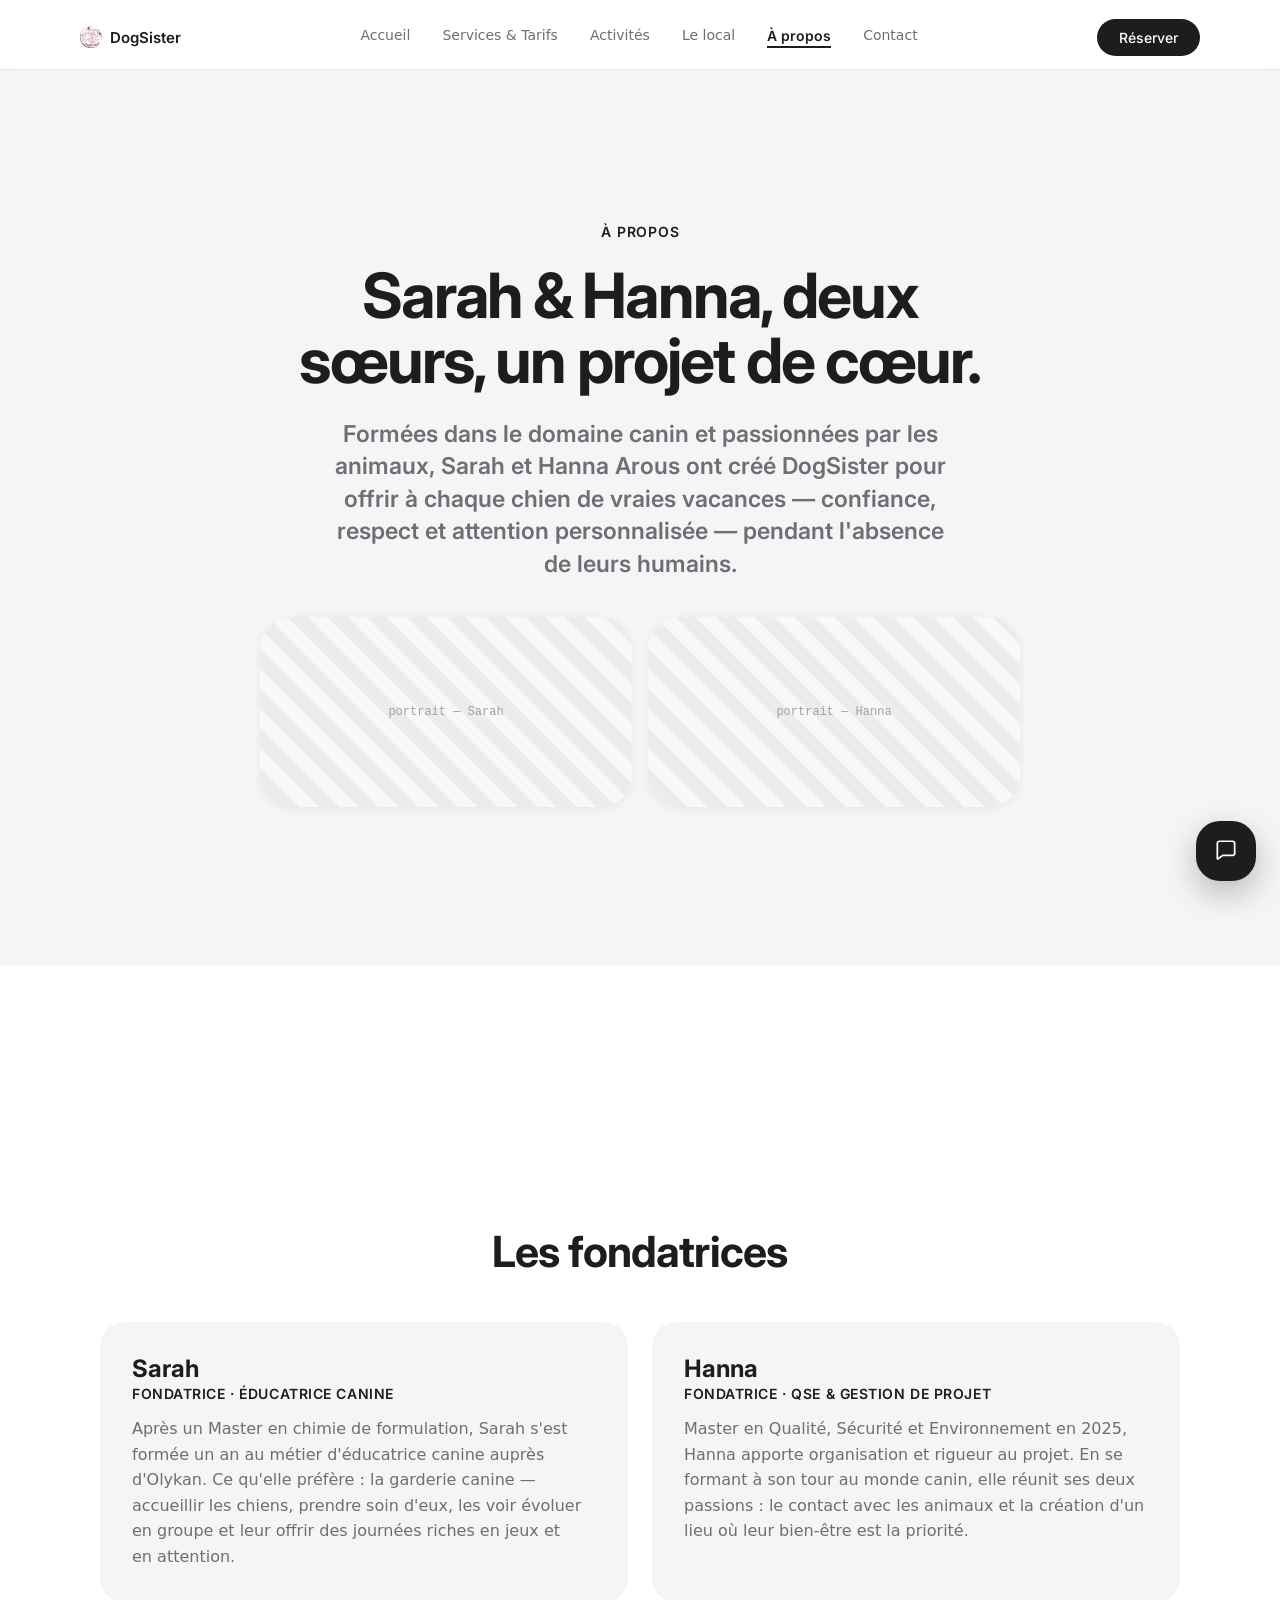
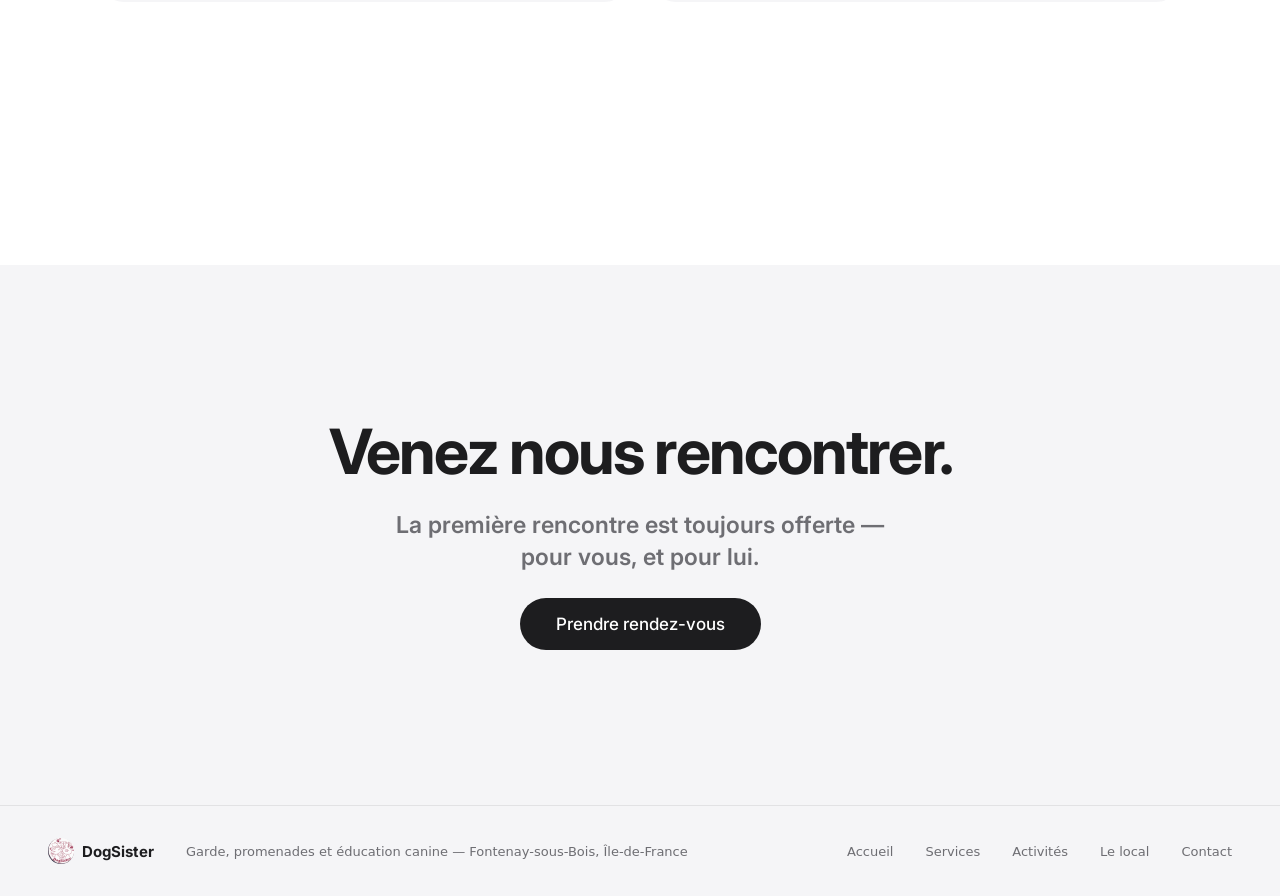
<file: A-propos.html>
<!DOCTYPE html>
<html><head>
<meta charset="utf-8">
<meta name="viewport" content="width=device-width, initial-scale=1">
<link rel="preconnect" href="https://fonts.googleapis.com">
<link rel="preconnect" href="https://fonts.gstatic.com" crossorigin>
<link href="https://fonts.googleapis.com/css2?family=Inter:wght@400;500;600;700&display=swap" rel="stylesheet">
<link rel="stylesheet" href="design-system.css">
<script src="react.production.min.js"></script>
<script src="react-dom.production.min.js"></script>
<script src="dc-runtime.js"></script>
<script src="cursor.js"></script>
</head>
<body>
<div id="ds-loader" style="position:fixed;inset:0;z-index:999999;background:var(--ds-accent,#1d1d1f);display:flex;align-items:center;justify-content:center;transition:opacity .6s ease,visibility .6s ease">
<div style="position:relative;width:96px;height:96px;display:flex;align-items:center;justify-content:center">
<div style="position:absolute;inset:0;border-radius:50%;border:3px solid rgba(255,255,255,.25);border-top-color:var(--ds-surface-tint,#f5f5f7);animation:ds-spin .9s linear infinite"></div>
<img src="logo.png" alt="DogSister" style="width:54px;height:54px;border-radius:50%;object-fit:cover">
</div>
</div>
<script>if (sessionStorage.getItem('ds_visited')) { document.getElementById('ds-loader').style.display = 'none'; } else { sessionStorage.setItem('ds_visited', '1'); }</script>
<x-dc>
<helmet data-dc-atomics="">
<style>
html{scroll-snap-type:y proximity;scroll-padding-top:60px;scroll-behavior:smooth}
body{margin:0;background:var(--ds-white);color:var(--ds-ink);font-family:var(--ds-font);-webkit-font-smoothing:antialiased}
a{color:var(--ds-ink);text-decoration:none}a:hover{color:var(--ds-accent)}
@keyframes ds-fadeup{from{opacity:0;transform:translateY(36px) scale(.98);filter:blur(8px)}to{opacity:1;transform:none;filter:none}}
@keyframes ds-navin{from{opacity:0;transform:translateY(-100%)}to{opacity:1;transform:none}}
@keyframes ds-spin{to{transform:rotate(360deg)}}
@keyframes ds-float{0%,100%{transform:translateY(-8px) rotate(var(--ds-rot,0deg))}50%{transform:translateY(10px) rotate(var(--ds-rot,0deg))}}
</style></helmet>

<nav class="ds-nav">
<div class="ds-nav-inner">
<a href="index.html" class="ds-nav-logo"><img src="logo.png" alt="DogSister" style="height:22px;width:22px;border-radius:50%;object-fit:cover">DogSister</a>
<div class="ds-nav-links">
<a href="index.html">Accueil</a><a href="Services.html">Services &amp; Tarifs</a><a href="Activites.html">Activités</a><a href="Local.html">Le local</a><a href="A-propos.html" aria-current="page">À propos</a><a href="Contact.html">Contact</a>
</div>
<div class="ds-nav-right">
<a href="Contact.html" style="background:var(--ds-accent);color:var(--ds-white);font-size:var(--ds-text-btn-sm);font-weight:500;padding:var(--ds-btn-py-sm) var(--ds-btn-px-sm);border-radius:var(--ds-radius-pill);transition:background var(--ds-dur-1),transform var(--ds-dur-1)" style-hover="background:var(--ds-accent-hover);color:var(--ds-white);transform:translateY(-1px)">Réserver</a>
<button type="button" class="ds-nav-burger" aria-label="Menu" aria-expanded="false"><span></span><span></span><span></span></button>
</div>
</div>
</nav>

<header data-reveal="" data-screen-label="À propos hero" class="ds-section" style="box-sizing:border-box;position:relative;min-height:100vh;scroll-snap-align:start;display:flex;flex-direction:column;align-items:center;justify-content:center;text-align:center;gap:var(--ds-space-3);background:var(--ds-surface-tint);overflow:hidden">
<p style="position:relative;z-index:1;margin:0;font-size:var(--ds-text-eyebrow);font-weight:600;color:var(--ds-accent);letter-spacing:.06em;text-transform:uppercase">À propos</p>
<h1 class="ds-hero-title" style="position:relative;z-index:1;margin:0;max-width:760px;text-wrap:balance">Sarah &amp; Hanna, deux sœurs, un projet de cœur.</h1>
<p class="ds-subtitle" style="position:relative;z-index:1;margin:0;color:var(--ds-ink-muted);max-width:620px;text-wrap:pretty">Formées dans le domaine canin et passionnées par les animaux, Sarah et Hanna Arous ont créé DogSister pour offrir à chaque chien de vraies vacances — confiance, respect et attention personnalisée — pendant l'absence de leurs humains.</p>
<div class="ds-grid-2" style="position:relative;z-index:1;gap:var(--ds-space-2);width:min(760px,100%);margin-top:12px">
<div style="height:190px;border-radius:var(--ds-radius-image);background:repeating-linear-gradient(45deg,var(--ds-surface),var(--ds-surface) 14px,var(--ds-gray-200) 14px,var(--ds-gray-200) 28px);box-shadow:var(--ds-shadow-sm);display:flex;align-items:center;justify-content:center;color:var(--ds-ink-faint);font-family:ui-monospace,Menlo,monospace;font-size:12px">portrait — Sarah</div>
<div style="height:190px;border-radius:var(--ds-radius-image);background:repeating-linear-gradient(45deg,var(--ds-surface),var(--ds-surface) 14px,var(--ds-gray-200) 14px,var(--ds-gray-200) 28px);box-shadow:var(--ds-shadow-sm);display:flex;align-items:center;justify-content:center;color:var(--ds-ink-faint);font-family:ui-monospace,Menlo,monospace;font-size:12px">portrait — Hanna</div>
</div>
</header>

<section data-reveal="" data-screen-label="Bios" class="ds-section" style="box-sizing:border-box;min-height:100vh;scroll-snap-align:start;background:var(--ds-white);display:flex;flex-direction:column;align-items:center;justify-content:center;gap:var(--ds-space-5)">
<h2 class="ds-section-title" style="margin:0">Les fondatrices</h2>
<div class="ds-grid-2" style="gap:var(--ds-space-3);width:min(1080px,100%)">
<article style="background:var(--ds-surface-tint);border-radius:var(--ds-radius-card);padding:var(--ds-space-4);display:flex;flex-direction:column;gap:14px">
<div style="display:flex;flex-direction:column;gap:2px"><h3 style="margin:0;font-size:24px;font-weight:700">Sarah</h3><p style="margin:0;font-size:14px;font-weight:600;color:var(--ds-accent);letter-spacing:.04em;text-transform:uppercase">Fondatrice · Éducatrice canine</p></div>
<p style="margin:0;font-size:var(--ds-text-small);line-height:1.6;color:var(--ds-ink-muted);text-wrap:pretty">Après un Master en chimie de formulation, Sarah s'est formée un an au métier d'éducatrice canine auprès d'Olykan. Ce qu'elle préfère : la garderie canine — accueillir les chiens, prendre soin d'eux, les voir évoluer en groupe et leur offrir des journées riches en jeux et en attention.</p>
</article>
<article style="background:var(--ds-surface-tint);border-radius:var(--ds-radius-card);padding:var(--ds-space-4);display:flex;flex-direction:column;gap:14px">
<div style="display:flex;flex-direction:column;gap:2px"><h3 style="margin:0;font-size:24px;font-weight:700">Hanna</h3><p style="margin:0;font-size:14px;font-weight:600;color:var(--ds-accent);letter-spacing:.04em;text-transform:uppercase">Fondatrice · QSE &amp; Gestion de projet</p></div>
<p style="margin:0;font-size:var(--ds-text-small);line-height:1.6;color:var(--ds-ink-muted);text-wrap:pretty">Master en Qualité, Sécurité et Environnement en 2025, Hanna apporte organisation et rigueur au projet. En se formant à son tour au monde canin, elle réunit ses deux passions : le contact avec les animaux et la création d'un lieu où leur bien-être est la priorité.</p>
</article>
</div>
</section>

<section data-reveal="" data-screen-label="CTA" class="ds-section" style="box-sizing:border-box;position:relative;min-height:60vh;scroll-snap-align:start;background:var(--ds-dark);color:var(--ds-on-dark);display:flex;flex-direction:column;align-items:center;justify-content:center;text-align:center;gap:var(--ds-space-3);overflow:hidden">
<h2 class="ds-hero-title" style="position:relative;z-index:1;margin:0;max-width:680px;text-wrap:balance">Venez nous rencontrer.</h2>
<p class="ds-subtitle" style="position:relative;z-index:1;margin:0;color:var(--ds-on-dark-muted);max-width:520px">La première rencontre est toujours offerte — pour vous, et pour lui.</p>
<a href="Contact.html" style="position:relative;z-index:1;background:var(--ds-accent);color:var(--ds-white);font-size:var(--ds-text-btn);font-weight:500;padding:var(--ds-btn-py) 36px;border-radius:var(--ds-radius-pill);transition:background var(--ds-dur-1),transform var(--ds-dur-1)" style-hover="background:var(--ds-accent-hover);color:var(--ds-white);transform:translateY(-2px)">Prendre rendez-vous</a>
</section>

<footer style="background:var(--ds-surface-tint);border-top:1px solid var(--ds-hairline);padding:var(--ds-space-4) var(--ds-space-5);display:flex;align-items:center;gap:var(--ds-space-4);font-size:13px;color:var(--ds-ink-muted);flex-wrap:wrap">
<span style="display:flex;align-items:center;gap:8px;font-weight:700;color:var(--ds-ink);font-size:15px"><img src="logo.png" alt="DogSister" style="height:26px;width:26px;border-radius:50%;object-fit:cover">DogSister</span>
<span>Garde, promenades et éducation canine — Fontenay-sous-Bois, Île-de-France</span>
<span style="flex:1"></span>
<a href="index.html" style="color:var(--ds-ink-muted)">Accueil</a><a href="Services.html" style="color:var(--ds-ink-muted)">Services</a><a href="Activites.html" style="color:var(--ds-ink-muted)">Activités</a><a href="Local.html" style="color:var(--ds-ink-muted)">Le local</a><a href="Contact.html" style="color:var(--ds-ink-muted)">Contact</a>
</footer>


</x-dc>
<script type="text/x-dc" data-dc-script="">
class Component extends DCLogic {
  componentDidMount() {
    if (window.initCursor) window.initCursor();
    const nav = document.querySelector('nav');
    if (nav) nav.style.animation = 'ds-navin .7s cubic-bezier(.22,1,.36,1) both';
    document.querySelectorAll('[data-float]').forEach((el, i) => {
      el.style.setProperty('--ds-rot', el.dataset.float || '0deg');
      el.style.animation = 'ds-float ' + (4.5 + i * 0.9) + 's ease-in-out ' + (i * 0.7) + 's infinite';
    });
    const els = document.querySelectorAll('[data-reveal]');
    const kidsOf = (el) => Array.from(el.children);
    const reveal = (el) => {
      let d = 0;
      kidsOf(el).forEach((k) => {
        k.style.opacity = '';
        const disp = getComputedStyle(k).display;
        const sub = (k.children.length >= 2 && (disp === 'grid' || disp === 'flex')) ? Array.from(k.children) : null;
        if (sub) {
          sub.forEach(s => {
            s.style.animation = 'ds-fadeup .9s cubic-bezier(.22,1,.36,1) ' + d.toFixed(2) + 's both';
            d += 0.1;
          });
        } else {
          k.style.animation = 'ds-fadeup .9s cubic-bezier(.22,1,.36,1) ' + d.toFixed(2) + 's both';
          d += 0.12;
        }
      });
    };
    const hide = (el) => kidsOf(el).forEach(k => { k.style.opacity = '0'; });
    const io = ('IntersectionObserver' in window) ? new IntersectionObserver((entries) => {
      entries.forEach(e => {
        if (e.isIntersecting) { reveal(e.target); io.unobserve(e.target); }
      });
    }, { threshold: 0.12 }) : null;
    els.forEach(el => {
      const r = el.getBoundingClientRect();
      const visible = r.top < window.innerHeight && r.bottom > 0;
      if (visible || !io) { reveal(el); }
      else { hide(el); io.observe(el); }
    });
    this._fallback = setTimeout(() => els.forEach(el => kidsOf(el).forEach(k => {
      if (k.style.opacity === '0') { k.style.opacity = ''; k.style.animation = 'ds-fadeup .9s both'; }
    })), 1800);
    this._io = io;
  }
  componentWillUnmount() { if (this._io) this._io.disconnect(); clearTimeout(this._fallback); }
  renderVals() { return {}; }
}
</script>
<script src="features.js"></script>
</body></html>
</file>
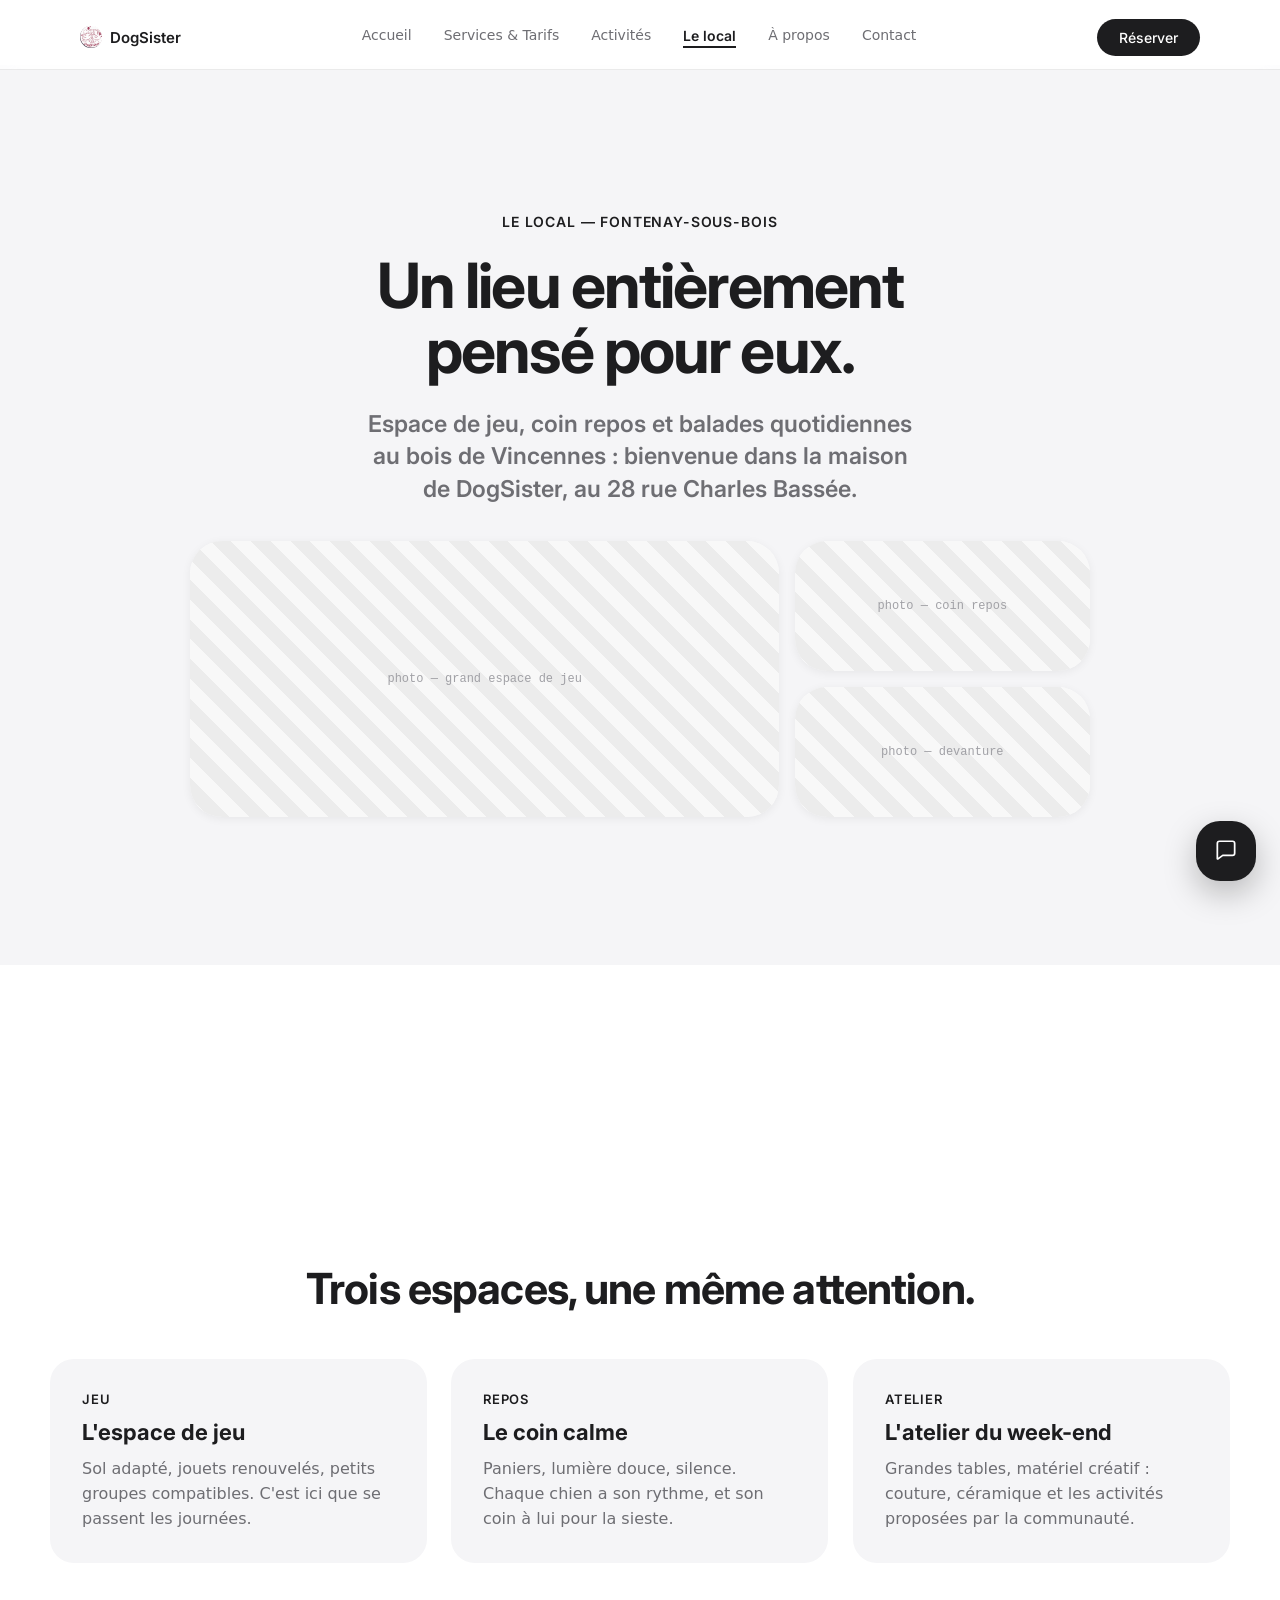
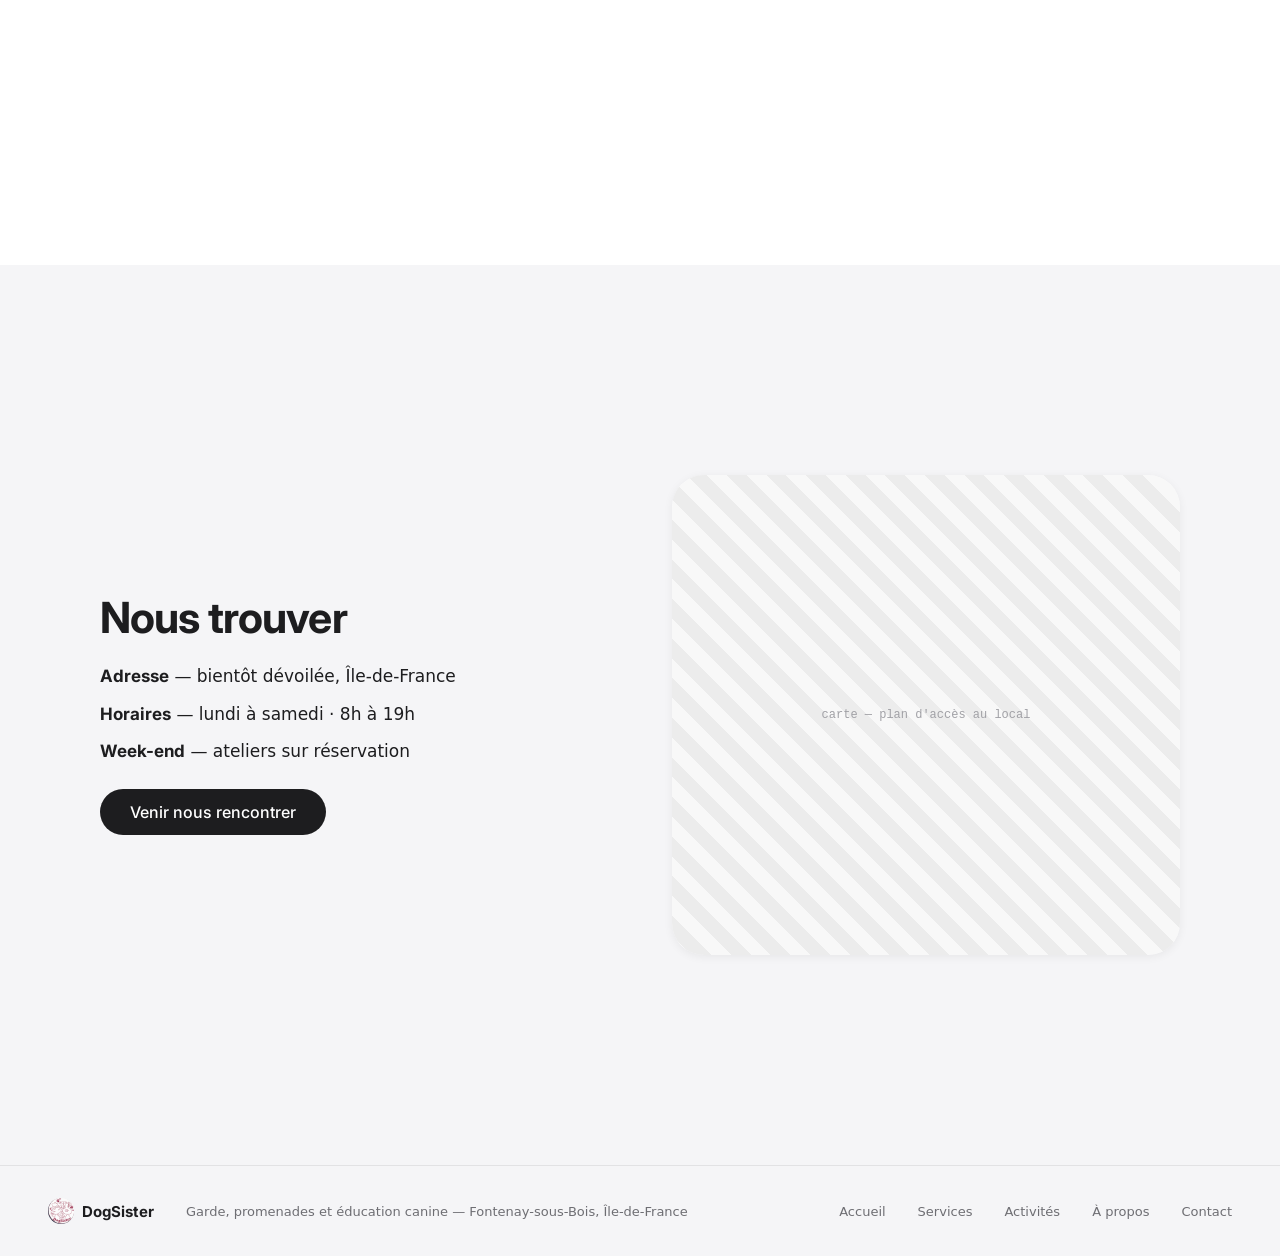
<file: Local.html>
<!DOCTYPE html>
<html><head>
<meta charset="utf-8">
<meta name="viewport" content="width=device-width, initial-scale=1">
<link rel="preconnect" href="https://fonts.googleapis.com">
<link rel="preconnect" href="https://fonts.gstatic.com" crossorigin>
<link href="https://fonts.googleapis.com/css2?family=Inter:wght@400;500;600;700&display=swap" rel="stylesheet">
<link rel="stylesheet" href="design-system.css">
<script src="react.production.min.js"></script>
<script src="react-dom.production.min.js"></script>
<script src="dc-runtime.js"></script>
<script src="cursor.js"></script>
</head>
<body>
<div id="ds-loader" style="position:fixed;inset:0;z-index:999999;background:var(--ds-accent,#1d1d1f);display:flex;align-items:center;justify-content:center;transition:opacity .6s ease,visibility .6s ease">
<div style="position:relative;width:96px;height:96px;display:flex;align-items:center;justify-content:center">
<div style="position:absolute;inset:0;border-radius:50%;border:3px solid rgba(255,255,255,.25);border-top-color:var(--ds-surface-tint,#f5f5f7);animation:ds-spin .9s linear infinite"></div>
<img src="logo.png" alt="DogSister" style="width:54px;height:54px;border-radius:50%;object-fit:cover">
</div>
</div>
<script>if (sessionStorage.getItem('ds_visited')) { document.getElementById('ds-loader').style.display = 'none'; } else { sessionStorage.setItem('ds_visited', '1'); }</script>
<x-dc>
<helmet data-dc-atomics="">
<style>
html{scroll-snap-type:y proximity;scroll-padding-top:60px;scroll-behavior:smooth}
body{margin:0;background:var(--ds-white);color:var(--ds-ink);font-family:var(--ds-font);-webkit-font-smoothing:antialiased}
a{color:var(--ds-ink);text-decoration:none}a:hover{color:var(--ds-accent)}
@keyframes ds-fadeup{from{opacity:0;transform:translateY(36px) scale(.98);filter:blur(8px)}to{opacity:1;transform:none;filter:none}}
@keyframes ds-navin{from{opacity:0;transform:translateY(-100%)}to{opacity:1;transform:none}}
@keyframes ds-spin{to{transform:rotate(360deg)}}
@keyframes ds-float{0%,100%{transform:translateY(-8px) rotate(var(--ds-rot,0deg))}50%{transform:translateY(10px) rotate(var(--ds-rot,0deg))}}
</style></helmet>

<nav class="ds-nav">
<div class="ds-nav-inner">
<a href="index.html" class="ds-nav-logo"><img src="logo.png" alt="DogSister" style="height:22px;width:22px;border-radius:50%;object-fit:cover">DogSister</a>
<div class="ds-nav-links">
<a href="index.html">Accueil</a><a href="Services.html">Services &amp; Tarifs</a><a href="Activites.html">Activités</a><a href="Local.html" aria-current="page">Le local</a><a href="A-propos.html">À propos</a><a href="Contact.html">Contact</a>
</div>
<div class="ds-nav-right">
<a href="Contact.html" style="background:var(--ds-accent);color:var(--ds-white);font-size:var(--ds-text-btn-sm);font-weight:500;padding:var(--ds-btn-py-sm) var(--ds-btn-px-sm);border-radius:var(--ds-radius-pill);transition:background var(--ds-dur-1),transform var(--ds-dur-1)" style-hover="background:var(--ds-accent-hover);color:var(--ds-white);transform:translateY(-1px)">Réserver</a>
<button type="button" class="ds-nav-burger" aria-label="Menu" aria-expanded="false"><span></span><span></span><span></span></button>
</div>
</div>
</nav>

<header data-reveal="" data-screen-label="Local hero" class="ds-section" style="box-sizing:border-box;position:relative;min-height:100vh;scroll-snap-align:start;display:flex;flex-direction:column;align-items:center;justify-content:center;text-align:center;gap:var(--ds-space-3);background:var(--ds-surface-tint);overflow:hidden">
<p style="position:relative;z-index:1;margin:0;font-size:var(--ds-text-eyebrow);font-weight:600;color:var(--ds-accent);letter-spacing:.06em;text-transform:uppercase">Le local — Fontenay-sous-Bois</p>
<h1 class="ds-hero-title" style="position:relative;z-index:1;margin:0;max-width:760px;text-wrap:balance">Un lieu entièrement pensé pour eux.</h1>
<p class="ds-subtitle" style="position:relative;z-index:1;margin:0;color:var(--ds-ink-muted);max-width:560px;text-wrap:pretty">Espace de jeu, coin repos et balades quotidiennes au bois de Vincennes : bienvenue dans la maison de DogSister, au 28 rue Charles Bassée.</p>
<div class="ds-mosaic-hero" style="position:relative;z-index:1;gap:var(--ds-space-2);width:min(900px,100%);margin-top:12px">
<div style="grid-row:1/-1;border-radius:var(--ds-radius-image);background:repeating-linear-gradient(45deg,var(--ds-surface),var(--ds-surface) 14px,var(--ds-gray-200) 14px,var(--ds-gray-200) 28px);box-shadow:var(--ds-shadow-sm);display:flex;align-items:center;justify-content:center;color:var(--ds-ink-faint);font-family:ui-monospace,Menlo,monospace;font-size:12px">photo — grand espace de jeu</div>
<div style="border-radius:var(--ds-radius-image);background:repeating-linear-gradient(45deg,var(--ds-surface),var(--ds-surface) 14px,var(--ds-gray-200) 14px,var(--ds-gray-200) 28px);box-shadow:var(--ds-shadow-sm);display:flex;align-items:center;justify-content:center;color:var(--ds-ink-faint);font-family:ui-monospace,Menlo,monospace;font-size:12px">photo — coin repos</div>
<div style="border-radius:var(--ds-radius-image);background:repeating-linear-gradient(45deg,var(--ds-surface),var(--ds-surface) 14px,var(--ds-gray-200) 14px,var(--ds-gray-200) 28px);box-shadow:var(--ds-shadow-sm);display:flex;align-items:center;justify-content:center;color:var(--ds-ink-faint);font-family:ui-monospace,Menlo,monospace;font-size:12px">photo — devanture</div>
</div>
</header>

<section data-reveal="" data-screen-label="Les espaces" class="ds-section" style="box-sizing:border-box;min-height:100vh;scroll-snap-align:start;background:var(--ds-white);display:flex;flex-direction:column;align-items:center;justify-content:center;gap:var(--ds-space-5)">
<h2 class="ds-section-title" style="margin:0">Trois espaces, une même attention.</h2>
<div class="ds-grid-3" style="gap:var(--ds-space-3);width:min(1180px,100%)">
<article style="background:var(--ds-surface-tint);border-radius:var(--ds-radius-card);padding:var(--ds-space-4);display:flex;flex-direction:column;gap:12px">
<p style="margin:0;font-size:13px;font-weight:600;color:var(--ds-accent);letter-spacing:.06em;text-transform:uppercase">Jeu</p>
<h3 style="margin:0;font-size:22px;font-weight:700">L'espace de jeu</h3>
<p style="margin:0;font-size:var(--ds-text-small);line-height:1.55;color:var(--ds-ink-muted);text-wrap:pretty">Sol adapté, jouets renouvelés, petits groupes compatibles. C'est ici que se passent les journées.</p>
</article>
<article style="background:var(--ds-surface-tint);border-radius:var(--ds-radius-card);padding:var(--ds-space-4);display:flex;flex-direction:column;gap:12px">
<p style="margin:0;font-size:13px;font-weight:600;color:var(--ds-accent);letter-spacing:.06em;text-transform:uppercase">Repos</p>
<h3 style="margin:0;font-size:22px;font-weight:700">Le coin calme</h3>
<p style="margin:0;font-size:var(--ds-text-small);line-height:1.55;color:var(--ds-ink-muted);text-wrap:pretty">Paniers, lumière douce, silence. Chaque chien a son rythme, et son coin à lui pour la sieste.</p>
</article>
<article style="background:var(--ds-surface-tint);border-radius:var(--ds-radius-card);padding:var(--ds-space-4);display:flex;flex-direction:column;gap:12px">
<p style="margin:0;font-size:13px;font-weight:600;color:var(--ds-accent);letter-spacing:.06em;text-transform:uppercase">Atelier</p>
<h3 style="margin:0;font-size:22px;font-weight:700">L'atelier du week-end</h3>
<p style="margin:0;font-size:var(--ds-text-small);line-height:1.55;color:var(--ds-ink-muted);text-wrap:pretty">Grandes tables, matériel créatif : couture, céramique et les activités proposées par la communauté.</p>
</article>
</div>
</section>

<section data-reveal="" data-screen-label="Accès" class="ds-section" style="box-sizing:border-box;min-height:100vh;scroll-snap-align:start;background:var(--ds-surface-tint);display:flex;align-items:center;justify-content:center">
<div class="ds-grid-2" style="gap:var(--ds-space-6);width:min(1080px,100%);align-items:center">
<div style="display:flex;flex-direction:column;gap:var(--ds-space-3)">
<h2 class="ds-section-title" style="margin:0">Nous trouver</h2>
<div style="display:flex;flex-direction:column;gap:12px;font-size:17px;line-height:1.5;color:var(--ds-ink)">
<p style="margin:0"><strong>Adresse</strong> — bientôt dévoilée, Île-de-France</p>
<p style="margin:0"><strong>Horaires</strong> — lundi à samedi · 8h à 19h</p>
<p style="margin:0"><strong>Week-end</strong> — ateliers sur réservation</p>
</div>
<a href="Contact.html" style="align-self:flex-start;background:var(--ds-accent);color:var(--ds-white);font-size:var(--ds-text-small);font-weight:500;padding:13px 30px;border-radius:var(--ds-radius-pill);transition:background var(--ds-dur-1),transform var(--ds-dur-1)" style-hover="background:var(--ds-accent-hover);color:var(--ds-white);transform:translateY(-2px)">Venir nous rencontrer</a>
</div>
<div style="height:480px;border-radius:var(--ds-radius-image);background:repeating-linear-gradient(45deg,var(--ds-surface),var(--ds-surface) 14px,var(--ds-gray-200) 14px,var(--ds-gray-200) 28px);box-shadow:var(--ds-shadow-sm);display:flex;align-items:center;justify-content:center;color:var(--ds-ink-faint);font-family:ui-monospace,Menlo,monospace;font-size:12px">carte — plan d'accès au local</div>
</div>
</section>

<footer style="background:var(--ds-surface-tint);border-top:1px solid var(--ds-hairline);padding:var(--ds-space-4) var(--ds-space-5);display:flex;align-items:center;gap:var(--ds-space-4);font-size:13px;color:var(--ds-ink-muted);flex-wrap:wrap">
<span style="display:flex;align-items:center;gap:8px;font-weight:700;color:var(--ds-ink);font-size:15px"><img src="logo.png" alt="DogSister" style="height:26px;width:26px;border-radius:50%;object-fit:cover">DogSister</span>
<span>Garde, promenades et éducation canine — Fontenay-sous-Bois, Île-de-France</span>
<span style="flex:1"></span>
<a href="index.html" style="color:var(--ds-ink-muted)">Accueil</a><a href="Services.html" style="color:var(--ds-ink-muted)">Services</a><a href="Activites.html" style="color:var(--ds-ink-muted)">Activités</a><a href="A-propos.html" style="color:var(--ds-ink-muted)">À propos</a><a href="Contact.html" style="color:var(--ds-ink-muted)">Contact</a>
</footer>


</x-dc>
<script type="text/x-dc" data-dc-script="">
class Component extends DCLogic {
  componentDidMount() {
    if (window.initCursor) window.initCursor();
    const nav = document.querySelector('nav');
    if (nav) nav.style.animation = 'ds-navin .7s cubic-bezier(.22,1,.36,1) both';
    document.querySelectorAll('[data-float]').forEach((el, i) => {
      el.style.setProperty('--ds-rot', el.dataset.float || '0deg');
      el.style.animation = 'ds-float ' + (4.5 + i * 0.9) + 's ease-in-out ' + (i * 0.7) + 's infinite';
    });
    const els = document.querySelectorAll('[data-reveal]');
    const kidsOf = (el) => Array.from(el.children);
    const reveal = (el) => {
      let d = 0;
      kidsOf(el).forEach((k) => {
        k.style.opacity = '';
        const disp = getComputedStyle(k).display;
        const sub = (k.children.length >= 2 && (disp === 'grid' || disp === 'flex')) ? Array.from(k.children) : null;
        if (sub) {
          sub.forEach(s => {
            s.style.animation = 'ds-fadeup .9s cubic-bezier(.22,1,.36,1) ' + d.toFixed(2) + 's both';
            d += 0.1;
          });
        } else {
          k.style.animation = 'ds-fadeup .9s cubic-bezier(.22,1,.36,1) ' + d.toFixed(2) + 's both';
          d += 0.12;
        }
      });
    };
    const hide = (el) => kidsOf(el).forEach(k => { k.style.opacity = '0'; });
    const io = ('IntersectionObserver' in window) ? new IntersectionObserver((entries) => {
      entries.forEach(e => {
        if (e.isIntersecting) { reveal(e.target); io.unobserve(e.target); }
      });
    }, { threshold: 0.12 }) : null;
    els.forEach(el => {
      const r = el.getBoundingClientRect();
      const visible = r.top < window.innerHeight && r.bottom > 0;
      if (visible || !io) { reveal(el); }
      else { hide(el); io.observe(el); }
    });
    this._fallback = setTimeout(() => els.forEach(el => kidsOf(el).forEach(k => {
      if (k.style.opacity === '0') { k.style.opacity = ''; k.style.animation = 'ds-fadeup .9s both'; }
    })), 1800);
    this._io = io;
  }
  componentWillUnmount() { if (this._io) this._io.disconnect(); clearTimeout(this._fallback); }
  renderVals() { return {}; }
}
</script>
<script src="features.js"></script>
</body></html>
</file>
<file: design-system.css>
/*
  DogSister — Design System
  Tokens + utilitaires partagés par les 6 pages du site.
  Les pages continuent d'utiliser des styles inline (contrainte du runtime
  x-dc en place) mais référencent ces tokens via var(--ds-...). Seules les
  propriétés sensibles à la largeur d'écran (grilles, tailles de titres,
  padding de section) vivent dans les classes utilitaires ci-dessous, pour
  permettre un vrai responsive sans toucher au reste du balisage.
*/

:root{
  /* — Palette stricte : blanc / blanc cassé / gris + un seul accent discret — */
  --ds-accent:#1d1d1f;
  --ds-accent-hover:#424245;
  --ds-accent-soft:rgba(29,29,31,.08);
  --ds-accent-soft-2:rgba(29,29,31,.14);
  /* Sections "fortes" : gris clair (jamais de fond noir) */
  --ds-dark:#f5f5f7;
  --ds-dark-2:#ffffff;
  --ds-dark-hairline:rgba(0,0,0,.08);
  --ds-dark-hairline-strong:rgba(0,0,0,.14);

  /* — Neutres (aucun fond coloré en dehors de l'accent ci-dessus) — */
  --ds-white:#ffffff;
  --ds-surface:#f8f8f8;
  --ds-surface-tint:#f5f5f7;
  --ds-gray-300:#d2d2d7;
  --ds-gray-200:#ececec;
  --ds-ink:#1d1d1f;
  --ds-ink-muted:#6e6e73;
  --ds-ink-faint:#a1a1a6;
  --ds-on-dark:#1d1d1f;
  --ds-on-dark-muted:#6e6e73;
  --ds-hairline:rgba(0,0,0,.08);

  /* — Spacing (grille 8pt) — */
  --ds-space-1:8px;
  --ds-space-2:16px;
  --ds-space-3:24px;
  --ds-space-4:32px;
  --ds-space-5:48px;
  --ds-space-6:64px;
  --ds-space-7:96px;
  --ds-space-8:128px;

  /* — Radius — */
  --ds-radius-pill:9999px;
  --ds-radius-input:18px;
  --ds-radius-card:24px;
  --ds-radius-image:32px;
  --ds-radius-section:40px;

  /* — Ombres (toujours douces) — */
  --ds-shadow-sm:0 2px 10px rgba(20,20,22,.06);
  --ds-shadow-md:0 16px 36px rgba(20,20,22,.09);
  --ds-shadow-lg:0 28px 64px rgba(20,20,22,.13);
  --ds-shadow-dark-md:0 24px 56px rgba(20,20,22,.12);

  /* — Typographie — */
  --ds-font:'Inter',system-ui,-apple-system,'Segoe UI',Helvetica,Arial,sans-serif;
  --ds-text-hero:clamp(2.25rem,1.5rem + 3vw,4rem);
  --ds-text-section:clamp(1.75rem,1.4rem + 1.6vw,2.75rem);
  --ds-text-subtitle:clamp(1.15rem,1.05rem + .5vw,1.5rem);
  --ds-text-body:18px;
  --ds-text-small:16px;
  --ds-text-btn:17px;
  --ds-text-btn-sm:14px;
  --ds-text-eyebrow:14px;

  /* — Mouvement — */
  --ds-dur-1:300ms;
  --ds-dur-2:450ms;
  --ds-dur-3:600ms;
  --ds-dur-4:800ms;
  --ds-ease:cubic-bezier(.22,1,.36,1);

  /* — Boutons (une seule famille : pill, deux tailles) — */
  --ds-btn-py:16px;
  --ds-btn-px:32px;
  --ds-btn-py-sm:10px;
  --ds-btn-px-sm:22px;
}

@font-face{
  font-family:'Inter';
  src:local('Inter');
  font-display:swap;
}

@media (prefers-reduced-motion: reduce){
  *,*::before,*::after{
    animation-duration:.001ms!important;
    animation-iteration-count:1!important;
    transition-duration:.001ms!important;
    scroll-behavior:auto!important;
  }
}

a:focus-visible,button:focus-visible,input:focus-visible,textarea:focus-visible,select:focus-visible{
  outline:2px solid var(--ds-accent);
  outline-offset:3px;
  border-radius:var(--ds-radius-input);
}

/* — Titres fluides (clamp = responsive sans media query) — */
.ds-hero-title{
  font-size:var(--ds-text-hero);
  font-weight:700;
  line-height:1.04;
  letter-spacing:-.03em;
}
.ds-section-title{
  font-size:var(--ds-text-section);
  font-weight:700;
  line-height:1.05;
  letter-spacing:-.02em;
}
.ds-subtitle{
  font-size:var(--ds-text-subtitle);
  font-weight:600;
  line-height:1.4;
}

/* — Padding de section, responsive — */
.ds-section{
  padding:var(--ds-space-7) var(--ds-space-5);
  box-sizing:border-box;
}
@media (max-width:1024px){
  .ds-section{padding:var(--ds-space-6) var(--ds-space-4);}
}
@media (max-width:767px){
  .ds-section{padding:var(--ds-space-5) var(--ds-space-3);}
}

/* — Grilles utilitaires : seule la colonne change avec la largeur — */
.ds-grid-2{display:grid;grid-template-columns:repeat(2,1fr);}
.ds-grid-3{display:grid;grid-template-columns:repeat(3,1fr);}
.ds-grid-4{display:grid;grid-template-columns:repeat(4,1fr);}
.ds-grid-5{display:grid;grid-template-columns:repeat(5,1fr);}
@media (max-width:1024px){
  .ds-grid-3,.ds-grid-4,.ds-grid-5{grid-template-columns:repeat(2,1fr);}
}
@media (max-width:767px){
  .ds-grid-2,.ds-grid-3,.ds-grid-4,.ds-grid-5{grid-template-columns:1fr;}
}

/* — Mosaïque photo du hero Local (placements explicites) : pile sur mobile — */
.ds-mosaic-hero{display:grid;grid-template-columns:2fr 1fr;grid-template-rows:130px 130px;}
@media (max-width:767px){
  .ds-mosaic-hero{grid-template-columns:1fr!important;grid-template-rows:none!important;}
  .ds-mosaic-hero>*{grid-column:auto!important;grid-row:auto!important;height:200px!important;}
}

/* — Nav façon Apple : logo à gauche, liens centrés dans l'espace restant,
   actions à droite — même structure à 3 zones que apple.com, verre flouté — */
.ds-nav{
  position:sticky;
  top:0;
  z-index:50;
  background:rgba(255,255,255,.72);
  backdrop-filter:saturate(180%) blur(20px);
  -webkit-backdrop-filter:saturate(180%) blur(20px);
  border-bottom:1px solid var(--ds-hairline);
  transition:background var(--ds-dur-1) ease,box-shadow var(--ds-dur-1) ease;
}
@supports not ((backdrop-filter: blur(1px)) or (-webkit-backdrop-filter: blur(1px))){
  .ds-nav{background:var(--ds-white);}
}
.ds-nav-inner{
  display:flex;
  align-items:center;
  height:64px;
  max-width:1120px;
  margin:0 auto;
  padding:0 var(--ds-space-4);
}
@media (max-width:767px){
  .ds-nav-inner{justify-content:space-between;padding:0 var(--ds-space-3);}
}
.ds-nav-logo{display:flex;align-items:center;gap:8px;font-size:15px;font-weight:600;color:var(--ds-ink);flex-shrink:0;}
.ds-nav-links{display:flex;align-items:center;justify-content:center;flex:1;gap:var(--ds-space-4);font-size:14px;}
.ds-nav-links a{color:var(--ds-ink-muted);transition:color var(--ds-dur-1);padding-bottom:2px;border-bottom:2px solid transparent;}
.ds-nav-links a:hover{color:var(--ds-ink);}
.ds-nav-links a[aria-current="page"]{color:var(--ds-ink);font-weight:600;border-bottom-color:var(--ds-accent);}
.ds-nav-right{display:flex;align-items:center;gap:var(--ds-space-2);flex-shrink:0;}

/* — Nav mobile : burger + panneau déroulant sous 768px — */
.ds-nav-burger{
  display:none;
  flex-direction:column;
  justify-content:center;
  align-items:center;
  gap:5px;
  width:40px;
  height:40px;
  border:none;
  background:transparent;
  cursor:pointer;
  padding:0;
  flex-shrink:0;
}
.ds-nav-burger span{
  display:block;
  width:20px;
  height:2px;
  background:var(--ds-ink);
  border-radius:2px;
  transition:transform var(--ds-dur-1) var(--ds-ease),opacity var(--ds-dur-1) var(--ds-ease);
}
.ds-nav-burger.ds-nav-burger-open span:nth-child(1){transform:translateY(7px) rotate(45deg);}
.ds-nav-burger.ds-nav-burger-open span:nth-child(2){opacity:0;}
.ds-nav-burger.ds-nav-burger-open span:nth-child(3){transform:translateY(-7px) rotate(-45deg);}
@media (max-width:767px){
  .ds-nav-burger{display:flex;}
  .ds-nav-links{
    position:fixed;
    top:64px;
    left:0;
    right:0;
    flex-direction:column!important;
    align-items:flex-start!important;
    gap:0!important;
    background:var(--ds-white);
    padding:var(--ds-space-2) var(--ds-space-5);
    box-shadow:var(--ds-shadow-md);
    transform:translateY(-12px);
    opacity:0;
    visibility:hidden;
    transition:opacity var(--ds-dur-2) var(--ds-ease),transform var(--ds-dur-2) var(--ds-ease),visibility var(--ds-dur-2);
  }
  .ds-nav-links a{width:100%;padding:14px 0!important;border-bottom:1px solid var(--ds-hairline);color:var(--ds-ink)!important;}
  .ds-nav-links a:hover,.ds-nav-links a[aria-current="page"]{color:var(--ds-accent)!important;}
  .ds-nav-links.ds-nav-open{opacity:1;transform:none;visibility:visible;}
}

/* — Indicateur de scroll du hero vidéo — */
.ds-scroll-cue{
  position:absolute;
  left:50%;
  bottom:var(--ds-space-4);
  transform:translateX(-50%);
  z-index:1;
  display:flex;
  flex-direction:column;
  align-items:center;
  gap:8px;
  opacity:0;
  transition:opacity var(--ds-dur-2) var(--ds-ease);
  animation:ds-fadeup var(--ds-dur-4) var(--ds-ease) 1.1s both;
}
.ds-scroll-cue.ds-scroll-cue-hidden{opacity:0!important;}
.ds-scroll-cue-label{font-size:11px;font-weight:600;letter-spacing:.12em;text-transform:uppercase;color:rgba(255,255,255,.75);}
.ds-scroll-cue-mouse{width:22px;height:36px;border-radius:12px;border:1.5px solid rgba(255,255,255,.6);display:flex;justify-content:center;padding-top:6px;box-sizing:border-box;}
.ds-scroll-cue-dot{width:4px;height:4px;border-radius:50%;background:#fff;animation:ds-scroll-dot 1.6s ease-in-out infinite;}
@keyframes ds-scroll-dot{
  0%{transform:translateY(0);opacity:1}
  70%{transform:translateY(10px);opacity:0}
  100%{transform:translateY(0);opacity:0}
}
@media (prefers-reduced-motion: reduce){
  .ds-scroll-cue-dot{animation:none;opacity:1}
}

/* — Carrousel horizontal (contenus mis en avant) — */
.ds-carousel{
  display:flex;
  gap:var(--ds-space-3);
  overflow-x:auto;
  scroll-snap-type:x mandatory;
  -webkit-overflow-scrolling:touch;
  padding:4px 4px 12px;
  scrollbar-width:none;
}
.ds-carousel::-webkit-scrollbar{display:none;}
.ds-carousel-card{
  position:relative;
  flex:0 0 auto;
  width:min(560px,78vw);
  aspect-ratio:16/9;
  border-radius:var(--ds-radius-card);
  overflow:hidden;
  scroll-snap-align:start;
  box-shadow:var(--ds-shadow-md);
}
.ds-carousel-card::after{
  content:"";
  position:absolute;inset:0;
  background:linear-gradient(180deg,rgba(0,0,0,0) 35%,rgba(0,0,0,.78) 100%);
}
.ds-carousel-content{
  position:absolute;left:0;right:0;bottom:0;z-index:1;
  padding:var(--ds-space-3);
  display:flex;flex-direction:column;gap:6px;
  color:var(--ds-white);
}
.ds-carousel-badge{font-size:12px;font-weight:600;letter-spacing:.04em;text-transform:uppercase;opacity:.95;}
.ds-carousel-title{font-size:clamp(20px,2.2vw,28px);font-weight:700;margin:0;}
.ds-carousel-desc{font-size:15px;line-height:1.4;opacity:.9;margin:0;max-width:36ch;}
.ds-carousel-cta{
  align-self:flex-start;
  margin-top:8px;
  background:rgba(255,255,255,.92);
  color:var(--ds-ink);
  font-size:14px;font-weight:600;
  padding:10px 20px;
  border-radius:var(--ds-radius-pill);
  transition:transform var(--ds-dur-1) var(--ds-ease),background var(--ds-dur-1);
}

/* — Formes de bouton unique (pill), tailles standard, hauteur cohérente — */
.ds-btn{
  display:inline-flex;
  align-items:center;
  justify-content:center;
  gap:8px;
  font-family:var(--ds-font);
  font-weight:500;
  border-radius:var(--ds-radius-pill);
  transition:transform var(--ds-dur-1) var(--ds-ease),box-shadow var(--ds-dur-1) var(--ds-ease),background var(--ds-dur-1) var(--ds-ease),color var(--ds-dur-1) var(--ds-ease),border-color var(--ds-dur-1) var(--ds-ease);
}
</file>
